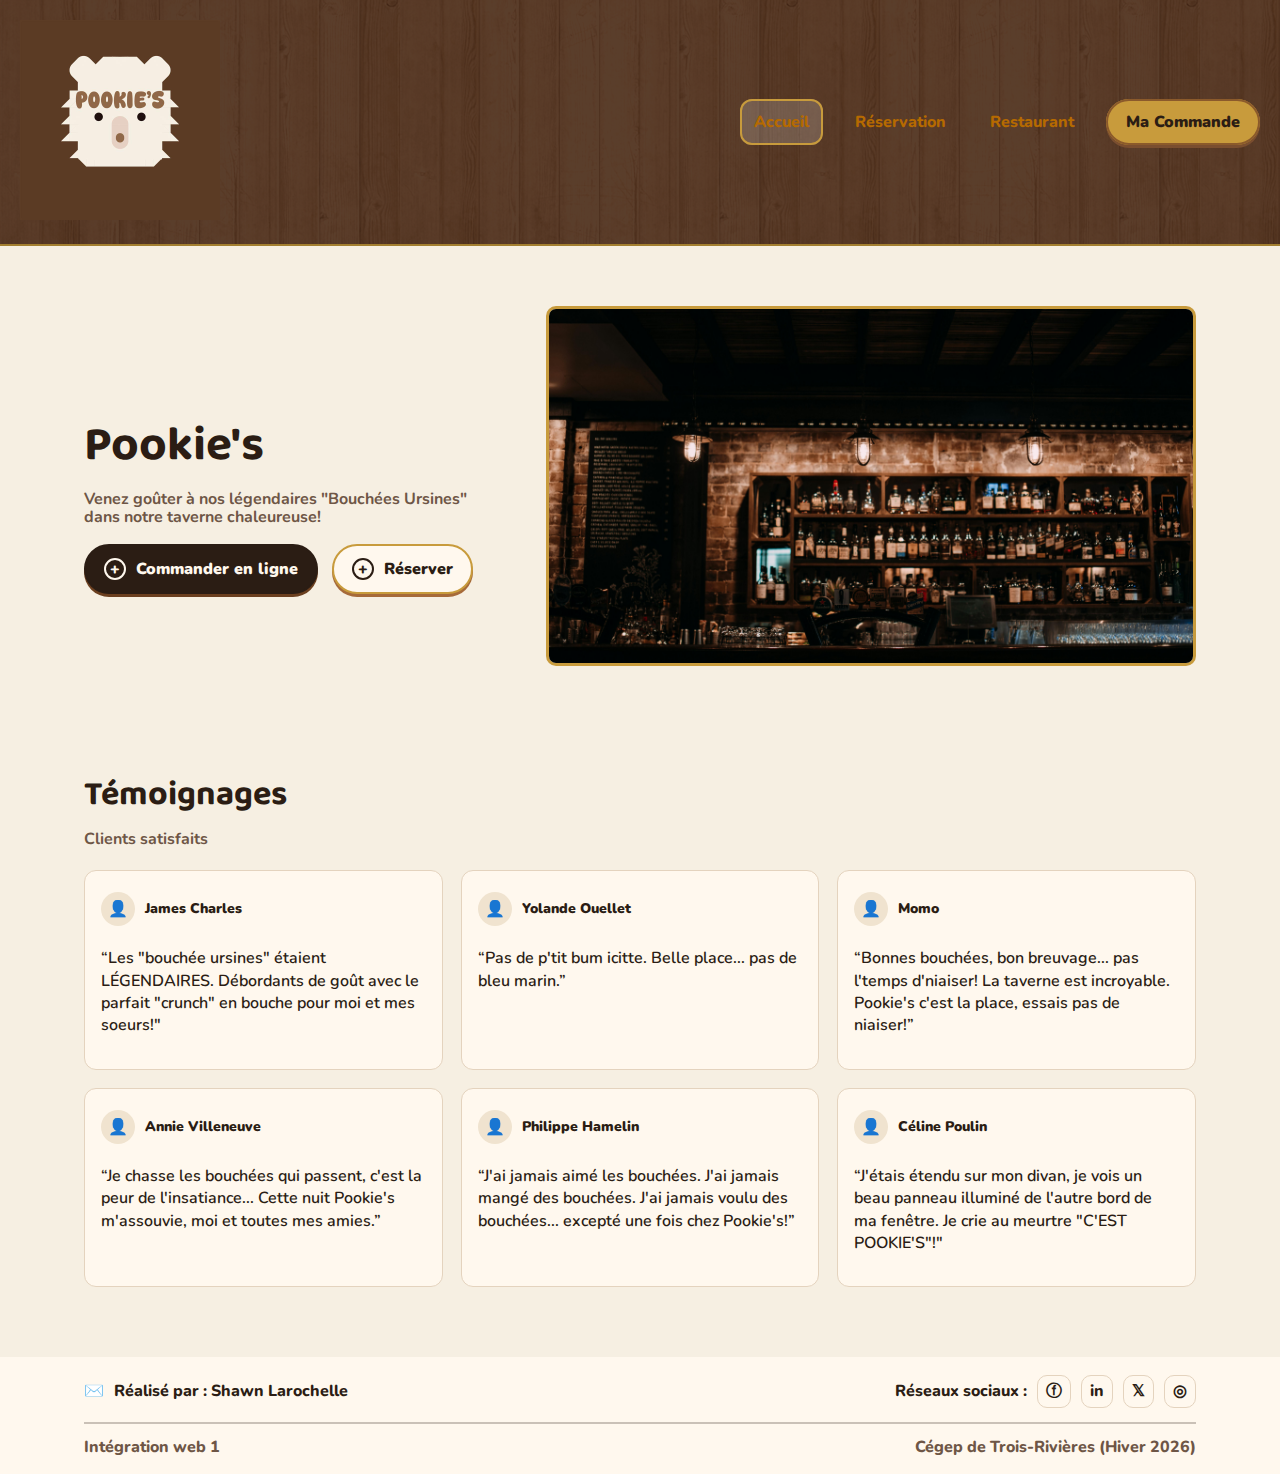
<file: index.html>
<!doctype html>
<html lang="fr">
  <head>
    <meta charset="utf-8" />
    <meta name="viewport" content="width=device-width, initial-scale=1.0" />
    <title>TP3: LAROCHELLE Shawn</title>
    <link rel="stylesheet" href="css/normalize.css" />
    <link rel="stylesheet" href="css/style.css" />
    <link rel="preconnect" href="https://fonts.googleapis.com" />
    <link rel="preconnect" href="https://fonts.gstatic.com" crossorigin />
    <link
      href="https://fonts.googleapis.com/css2?family=Baloo+2:wght@400..800&family=Nunito:ital,wght@0,200..1000;1,200..1000&display=swap"
      rel="stylesheet"
    />
  </head>

  <body>
    <header>
      <div class="logo">
        <img src="images/POOKIE'S 2.jpg" alt="Logo Pookie's" class="logo-img" />
      </div>

      <nav>
        <ul>
          <li><a href="index.html" class="active">Accueil</a></li>
          <li><a href="P1-Réservation.html">Réservation</a></li>
          <li><a href="P2-Restaurant.html">Restaurant</a></li>
          <li>
            <a href="P3-Ma Commande.html" class="nav-commande">Ma Commande</a>
          </li>
        </ul>
      </nav>

      <button class="mobile-menu-btn" type="button">
        <img src="images/menu.png" alt="menu" class="menu-icon" />
      </button>
    </header>

    <main>
      <div class="container">
        <section class="accueil-haut">
          <div class="accueil-left">
            <h2 class="accueil-title">Pookie's</h2>
            <p class="accueil-desc">
              Venez goûter à nos légendaires "Bouchées Ursines" dans notre
              taverne chaleureuse!
            </p>

            <div class="accueil-btns">
              <a class="btn btn-primary" href="P3-Ma Commande.html">
                <span class="btn-plus">+</span> Commander en ligne</a
              >
              <a class="btn btn-secondary" href="P1-Réservation.html"
                ><span class="btn-plus">+</span> Réserver</a
              >
            </div>
          </div>

          <div class="accueil-right">
            <div class="accueil-image">
              <img src="images/pexels-rachel-claire-6761501.jpg" />
            </div>
          </div>
        </section>

        <section class="testimonials">
          <h2 class="section-title">Témoignages</h2>
          <p class="section-subtitle">Clients satisfaits</p>

          <div class="testimonials-grid">
            <!-- Card 1 -->
            <article class="testimonial-card">
              <div class="testimonial-head">
                <div class="avatar">👤</div>
                <h3 class="testimonial-name">James Charles</h3>
              </div>
              <p class="testimonial-text">
                “Les "bouchée ursines" étaient LÉGENDAIRES. Débordants de goût
                avec le parfait "crunch" en bouche pour moi et mes soeurs!"
              </p>
            </article>

            <article class="testimonial-card">
              <div class="testimonial-head">
                <div class="avatar">👤</div>
                <h3 class="testimonial-name">Yolande Ouellet</h3>
              </div>
              <p class="testimonial-text">
                “Pas de p'tit bum icitte. Belle place... pas de bleu marin.”
              </p>
            </article>

            <article class="testimonial-card">
              <div class="testimonial-head">
                <div class="avatar">👤</div>
                <h3 class="testimonial-name">Momo</h3>
              </div>
              <p class="testimonial-text">
                “Bonnes bouchées, bon breuvage... pas l'temps d'niaiser! La
                taverne est incroyable. Pookie's c'est la place, essais pas de
                niaiser!”
              </p>
            </article>

            <article class="testimonial-card">
              <div class="testimonial-head">
                <div class="avatar">👤</div>
                <h3 class="testimonial-name">Annie Villeneuve</h3>
              </div>
              <p class="testimonial-text">
                “Je chasse les bouchées qui passent, c'est la peur de
                l'insatiance... Cette nuit Pookie's m'assouvie, moi et toutes
                mes amies.”
              </p>
            </article>

            <article class="testimonial-card">
              <div class="testimonial-head">
                <div class="avatar">👤</div>
                <h3 class="testimonial-name">Philippe Hamelin</h3>
              </div>
              <p class="testimonial-text">
                “J'ai jamais aimé les bouchées. J'ai jamais mangé des bouchées.
                J'ai jamais voulu des bouchées... excepté une fois chez
                Pookie's!”
              </p>
            </article>

            <article class="testimonial-card">
              <div class="testimonial-head">
                <div class="avatar">👤</div>
                <h3 class="testimonial-name">Céline Poulin</h3>
              </div>
              <p class="testimonial-text">
                “J'étais étendu sur mon divan, je vois un beau panneau illuminé
                de l'autre bord de ma fenêtre. Je crie au meurtre "C'EST
                POOKIE'S"!"
              </p>
            </article>
          </div>
        </section>
      </div>
    </main>

    <footer class="main-footer">
      <div class="container footer-inner">
        <div class="footer-top">
          <div class="footer-madeby">
            <span class="footer-mail">✉️</span>
            <span>Réalisé par : Shawn Larochelle</span>
          </div>

          <div class="footer-social">
            <span>Réseaux sociaux :</span>
            <a href="#" alt="Facebook">ⓕ</a>
            <a href="#" alt="LinkedIn">in</a>
            <a href="#" alt="Twitter">𝕏</a>
            <a href="#" alt="Instagram">◎</a>
          </div>
        </div>

        <div class="footer-divider"></div>

        <div class="footer-bottom">
          <div>Intégration web 1</div>
          <div>Cégep de Trois-Rivières (Hiver 2026)</div>
        </div>
      </div>
    </footer>
  </body>
</html>
</file>
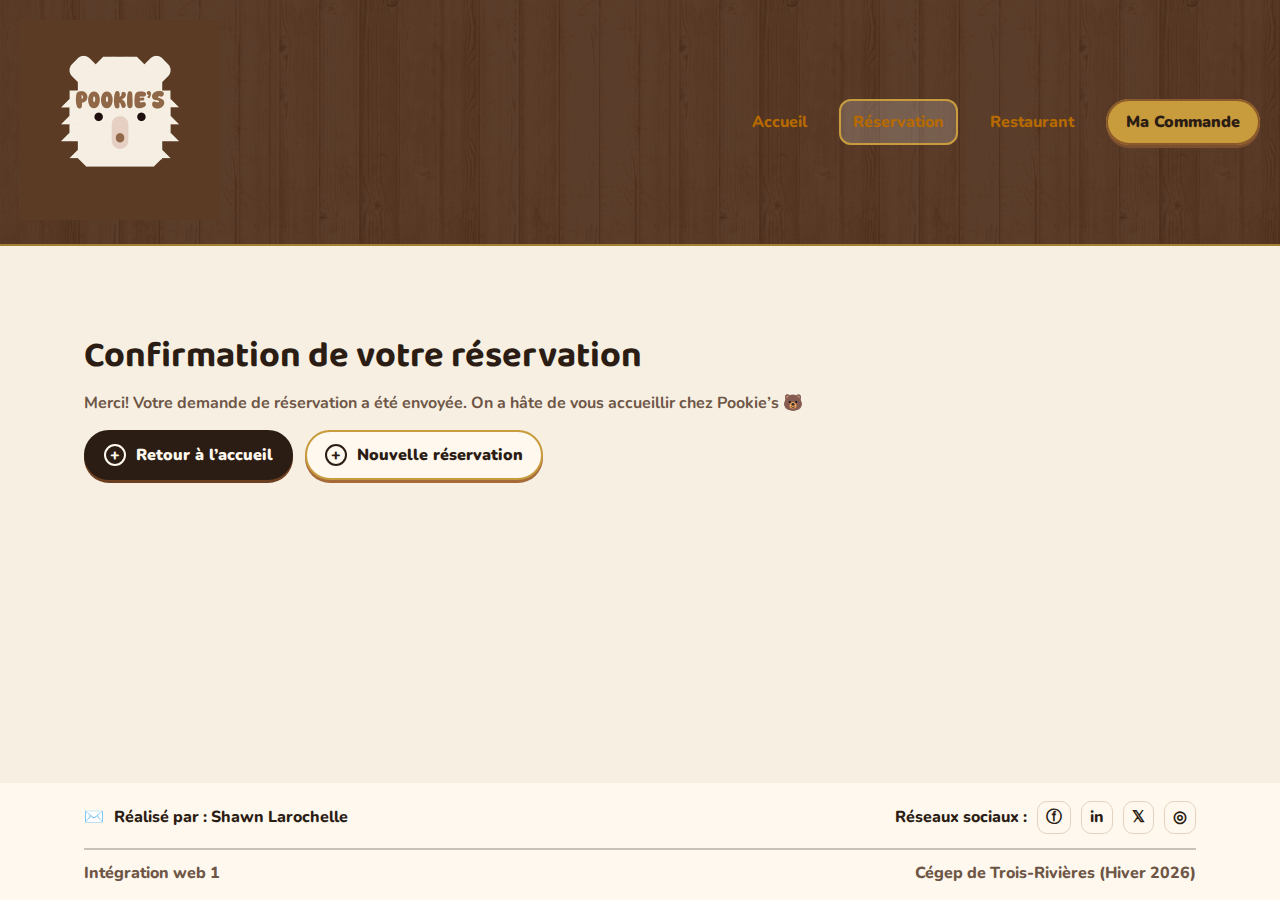
<file: P1.5-Confirmation.html>
<!doctype html>
<html lang="fr">
  <head>
    <meta charset="utf-8" />
    <meta name="viewport" content="width=device-width, initial-scale=1.0" />
    <title>TP3: LAROCHELLE Shawn</title>
    <link rel="stylesheet" href="css/normalize.css" />
    <link rel="stylesheet" href="css/style.css" />
    <link rel="preconnect" href="https://fonts.googleapis.com" />
    <link rel="preconnect" href="https://fonts.gstatic.com" crossorigin />
    <link
      href="https://fonts.googleapis.com/css2?family=Baloo+2:wght@400..800&family=Nunito:ital,wght@0,200..1000;1,200..1000&display=swap"
      rel="stylesheet"
    />
  </head>

  <body>
    <header>
      <div class="logo">
        <img src="images/POOKIE'S 2.jpg" alt="Logo Pookie's" class="logo-img" />
      </div>

      <nav>
        <ul>
          <li><a href="index.html">Accueil</a></li>
          <li><a href="P1-Réservation.html" class="active">Réservation</a></li>
          <li><a href="P2-Restaurant.html">Restaurant</a></li>
          <li>
            <a href="P3-Ma Commande.html" class="nav-commande">Ma Commande</a>
          </li>
        </ul>
      </nav>

      <button class="mobile-menu-btn" type="button">
        <img src="images/menu.png" alt="menu" class="menu-icon" />
      </button>
    </header>

    <main>
      <div class="container">
        <section class="confirmation">
          <h2 class="confirmation-title">Confirmation de votre réservation</h2>
          <p class="confirmation-text">
            Merci! Votre demande de réservation a été envoyée. On a hâte de vous
            accueillir chez Pookie’s 🐻
          </p>

          <div class="confirmation-actions">
            <a class="btn btn-primary" href="index.html"
              ><span class="btn-plus">+</span> Retour à l’accueil</a
            >
            <a class="btn btn-secondary" href="P1-Réservation.html"
              ><span class="btn-plus">+</span> Nouvelle réservation</a
            >
          </div>
        </section>
      </div>
    </main>

    <footer class="main-footer">
      <div class="container footer-inner">
        <div class="footer-top">
          <div class="footer-madeby">
            <span class="footer-mail">✉️</span>
            <span>Réalisé par : Shawn Larochelle</span>
          </div>

          <div class="footer-social">
            <span>Réseaux sociaux :</span>
            <a href="#" alt="Facebook">ⓕ</a>
            <a href="#" alt="LinkedIn">in</a>
            <a href="#" alt="Twitter">𝕏</a>
            <a href="#" alt="Instagram">◎</a>
          </div>
        </div>

        <div class="footer-divider"></div>

        <div class="footer-bottom">
          <div>Intégration web 1</div>
          <div>Cégep de Trois-Rivières (Hiver 2026)</div>
        </div>
      </div>
    </footer>
  </body>
</html>
</file>
<file: css/style.css>
*{ box-sizing: border-box;}


/* Typographies / Couleurs (exemples : titres, paragraphes, liens, etc.)
========================================================================== */

body {
	background: #F6EFE2;            /* warm beige */
  	color: #2B1D14;                 /* espresso */
  	font-family: "Nunito", Arial, sans-serif;
}

nav a {
	text-decoration: none;
	color: #b66a00;
	padding: 10px 12px;
	border-radius: 12px;
  	font-weight: 800;
}

nav a:hover {
	background: #f0E3CF;
}

nav a.active {
  background: rgba(255,255,255,0.18);
  border: 2px solid #C89B3C;
}

.nav-commande {
  	background: #C89B3C;                 /* honey gold */
  	color: #2B1D14;                      /* espresso */
  	border: 2px solid #8B5A2B;           /* warm brown border */
  	padding: 10px 18px;
  	border-radius: 999px;                /* pill */
  	font-weight: 900;
  	box-shadow: 0 3px 0 #7a4e2f;
	transition: all 0.2s ease;
}

.nav-commande:hover {
	transform: translateY(2px);
  	box-shadow: 0 1px 0 #6B3F1F;
  	background: #D8B35A;    
}

.baloo-2-TITRES {
  font-family: "Baloo 2", sans-serif;
  font-optical-sizing: auto;
  font-weight: 600;
  font-style: normal;
}


.nunito-CORPS {
  font-family: "Nunito", sans-serif;
  font-optical-sizing: auto;
  font-weight: 400;
  font-style: normal;
}

/* Mise en page (positionnement)
========================================================================== */

html, body{
  height: 100%;
}

body{
  min-height: 100vh;
  display: flex;
  flex-direction: column;
}

main{
  flex: 1;
}

.container {
	width: 90%;
	max-width: 1200px;
	margin: 0 auto;
	padding: 0 20px;
}

/*==========INDEX (ACCUEIL)============*/

.accueil-haut {
    display: flex;
    justify-content: space-between;
    align-items: center;
    gap: 40px;
    padding: 60px 0;
}

.accueil-left{
    flex: 1;
    max-width: 400px;
}

.accueil-right{
    flex: 1.4;
    display: flex;
    justify-content: flex-end;
}

.accueil-title{
    font-family: "Baloo 2", system-ui, sans-serif;
    font-size: 48px;
    margin-bottom: 10px;
}

.accueil-desc{
    color: #6E5646;
    font-weight: 700;
    margin-bottom: 18px;
}

.accueil-image{
    width: 100%;
    max-width: 650px;
    height: 360px;
    border: 3px solid #C89B3C;
    border-radius: 10px;
}

.accueil-image img{
    width: 100%;
    height: 100%;
    object-fit: cover;
    border-radius: 7px;
}

.accueil-btns{
    display: flex;
    gap: 14px;
    flex-wrap: wrap;
}

.btn{
    display: inline-flex;
    align-items: center;
    gap: 10px;
    text-decoration: none;
    font-weight: 900;
    border-radius: 999px;
    padding: 12px 18px;
    border: 2px solid #2B1D14;
    transition: transform 0.15s ease, box-shadow 0.15s ease, background 0.15s ease;
}

.btn-plus{
    font-weight: 900;
    display: inline-flex;
    align-items: center;
    justify-content: center;
    width: 22px;
    height: 22px;
    border-radius: 50%;
    border: 2px solid;
    font-weight: 900;
    line-height: 1;
}

.btn-primary{
    background: #2B1D14;
    color: #FFF8EE;
    box-shadow: 0 3px 0 #6B3F1F;
}

.btn-primary:hover{
    transform: translateY(2px);
    box-shadow: 0 1px 0 #6B3F1F;
}

.btn-secondary{
    background: #FFF8EE;
    color: #2B1D14;
    border-color: #C89B3C;
    box-shadow: 0 3px 0 #A66A3A;
}

.btn-secondary:hover{
    transform: translateY(2px);
    box-shadow: 0 1px 0 #A66A3A;
    background: #F0E3CF;
}

.testimonials{
    padding: 20px 0 70px;
}

.section-title{
    font-family: "Baloo 2", system-ui, sans-serif;
    font-size: 34px;
    margin-bottom: 6px;
}

.section-subtitle{
    color: #6E5646;
    font-weight: 700;
    margin-bottom: 22px;
    font-family: "Nunito", sans-serif;
}

.testimonials-grid{
    display: flex;
    flex-wrap: wrap;
    gap: 18px;
}

.testimonial-card{
    flex: 1 1 calc(33.333% - 12px);
    background: #FFF8EE;
    border: 1px solid #E4D3BE;
    border-radius: 12px;
    padding: 16px;
}

.testimonial-head{
    display: flex;
    align-items: center;
    gap: 10px;
    margin-bottom: 10px;
}

.avatar{
    width: 34px;
    height: 34px;
    display: flex;
    align-items: center;
    justify-content: center;
    border-radius: 50%;
    background: #F0E3CF;
}

.testimonial-name{
    font-size: 14px;
    font-weight: 900;
}

.testimonial-text{
    color: #2B1D14;
    font-weight: 600;
    line-height: 1.4;
    font-family:"Nunito", sans-serif;
}

/* ===== P1-Réservation ===== */
.reservation{
  padding: 50px 0 70px;
}

.reservation-title{
  font-family: "Baloo 2", system-ui, sans-serif;
  font-size: 36px;
  margin-bottom: 6px;
}

.reservation-desc{
  color: #6E5646;
  font-weight: 700;
  margin-bottom: 18px;
}

.reservation-form{
  background: #FFF8EE;
  border: 1px solid #E4D3BE;
  border-radius: 12px;
  padding: 18px;
  display: flex;
  flex-direction: column;
  gap: 16px;
}

.form-group{
  border: 1px solid #E4D3BE;
  border-radius: 12px;
  padding: 14px;
}

.form-group legend{
  padding: 0 8px;
  font-weight: 900;
  color: #2B1D14;
}

.form-grid{
  display: flex;
  flex-wrap: wrap;
  gap: 14px;
  margin-top: 10px;
}

.form-row{
  display: flex;
  flex-direction: column;
  gap: 6px;
  flex: 1 1 240px;
}

.form-row label,
.label-like{
  font-weight: 900;
  color: #2B1D14;
}

.form-row input,
.form-row select,
.form-row textarea{
  font-family: "Nunito", Arial, sans-serif;
  padding: 10px 12px;
  border-radius: 10px;
  border: 2px solid #E4D3BE;
  background: #FFFFFF;
  color: #2B1D14;
}

.form-row input:focus,
.form-row select:focus,
.form-row textarea:focus{
  outline: none;
  border-color: #C89B3C;
}

.form-commentaire{
  margin-top: 10px;
}

.radio-row{
  display: flex;
  gap: 16px;
  flex-wrap: wrap;
  padding: 10px 0 0;
}

.radio-row label{
  display: flex;
  align-items: center;
  gap: 8px;
  font-weight: 800;
}

.checkbox-row{
  flex-direction: row;
  align-items: center;
  gap: 10px;
  margin-top: 12px;
}

.checkbox-row label{
  font-weight: 800;
}

.form-actions{
  display: flex;
  gap: 12px;
  flex-wrap: wrap;
  margin-top: 6px;
}

/* ===== P1.5-Confirmation ===== */
.confirmation{
  padding: 60px 0 80px;
}

.confirmation-title{
  font-family: "Baloo 2", system-ui, sans-serif;
  font-size: 36px;
  margin-bottom: 10px;
}

.confirmation-text{
  color: #6E5646;
  font-weight: 700;
  margin-bottom: 18px;
}

.confirmation-actions{
  display: flex;
  gap: 12px;
  flex-wrap: wrap;
}

/*===========P2-Restaurant===========*/

/* ===== Restaurant page ===== */
.restaurant-page{
  padding: 45px 0 70px;
}

.restaurant-title{
  font-family: "Baloo 2", system-ui, sans-serif;
  font-size: 42px;
  margin-bottom: 22px;
}

/* Mosaic grid */
.mosaic{
  display: grid;
  gap: 18px;
  margin-bottom: 50px;
}

/* tile base */
.tile{
  margin: 0;
  border: 3px solid #2B1D14;
  border-radius: 10px;
  overflow: hidden;
  background: #EEE;
}

.tile img{
  width: 100%;
  height: 100%;
  display: block;
  object-fit: cover;
}

.contact-map{
  display: flex;
  gap: 30px;
  align-items: flex-start;
  justify-content: space-between;
  margin-top: 30px;
}

.contact-info{
  flex: 0 0 280px;
}

.map-box{
  flex: 1;
  border-radius: 10px;
  overflow: hidden;
  border: 3px solid #2B1D14;
}

.map-box iframe{
  width: 100%;
  height: 100%;
  min-height: 360px;
  border: 0;
  display: block;
}

/* Header / Navigations / Footer 
========================================================================== */

header {
    display: flex;
    justify-content: space-between;
    align-items: center;
    padding: 20px;
	background-image: url(/images/tileable-wood-colored.png);
	background-color: #5A3E2B;
	background-blend-mode: multiply;
  	border-bottom: 2px solid #a37f30;
}

nav ul {
    display: flex;
    gap: 20px;
	list-style: none;
}

.mobile-menu-btn{
  	display: none;
  	background: rgba(255, 248, 238, 0.12);
  	border: 2px solid #E4D3BE;
  	border-radius: 12px;
  	padding: 10px 12px;
  	cursor: pointer;
	  background-color:#6B3F1F;
}

.menu-icon {
	  width: 26px;
  	height: 26px;
  	display: block;
	  filter: invert(1);
}

.main-footer{
	  display: flex;
	  justify-content: space-between;
	  align-items: center;
	  padding: 18px 0;
	  background: #FFF8EE;
	  font-family: "Nunito", Arial, sans-serif;
	  font-weight: 700;
	  color: #2B1D14;
}


.footer-inner{
    display: flex;
    flex-direction: column;
    gap: 14px;
}

.footer-top{
    display: flex;
    justify-content: space-between;
    align-items: center;
    gap: 20px;
    flex-wrap: wrap;
}

.footer-madeby{
    display: flex;
    align-items: center;
    gap: 10px;
    font-weight: 800;
    color: #2B1D14;
}

.footer-social{
    display: flex;
    align-items: center;
    gap: 10px;
    font-weight: 800;
    color: #2B1D14;
}

.footer-social a{
    text-decoration: none;
    color: #2B1D14;
    padding: 6px 8px;
    border-radius: 10px;
    border: 1px solid #E4D3BE;
}

.footer-social a:hover{
    background: #F0E3CF;
}

.footer-divider{
    height: 2px;
    background: #2B1D14;
    opacity: 0.25;
}

.footer-bottom{
    display: flex;
    justify-content: space-between;
    align-items: center;
    font-weight: 800;
    color: #6E5646;
    flex-wrap: wrap;
    gap: 10px;
}

/* Composantes générales (exemples : section, cartes, tableaux, etc.)
========================================================================== */



/* Formulaires
========================================================================== */



/* Règles spécifiques aux pages
========================================================================== */



/*====MEDIA QUERIES=======*/

@media (max-width: 1200px){
  .accueil-title{ 
    font-size: 42px; 
  }

  .acceuil-image{ 
    height: 340px; 
  }

  .mosaic{
    grid-template-columns: repeat(3, 1fr);
    grid-template-rows: 180px 220px 220px;
    grid-template-areas:
      "a b d"
      "c c d"
      "e f d";
  }

  .tile-a{ grid-area: a; }
  .tile-b{ grid-area: b; }
  .tile-c{ grid-area: c; }
  .tile-d{ grid-area: d; }
  .tile-e{ grid-area: e; }
  .tile-f{ grid-area: f; }

  .contact-map{
    gap: 30px;
  }

  .contact-info{
    flex: 0 0 280px;
  }

  .map-box{
    flex: 1;
    max-width: 520px;
  }

  .map-box iframe{
    min-height: 340px;
  }
}

@media (min-width: 1200px) {
  .logo-img {
    width: 200px;
  }

  .mobile-menu-btn {
	display: none;
  }

  .mosaic{
    grid-template-columns: repeat(4, 1fr);
    grid-template-rows: 170px 260px 170px;
    grid-template-areas:
      "a b d d"
      "c c d d"
      "c c e f";
  }

  .tile-a{ grid-area: a; }
  .tile-b{ grid-area: b; }
  .tile-c{ grid-area: c; }
  .tile-d{ grid-area: d; }
  .tile-e{ grid-area: e; }
  .tile-f{ grid-area: f; }

.contact-map{
    gap: 60px;
    align-items: center;
  }

  .contact-info{
    flex: 0 0 320px;
  }

  .map-box{
    flex: 0 0 720px;
  }

  .map-box iframe{
    min-height: 360px;
  }
}

@media (max-width: 960px){
	nav { 
		display: none;
	}
	
	.mobile-menu-btn {
		display: inline-flex;
		justify-content: center;
		align-items: center;
	}

	.main-footer {
    	padding: 14px 20px;
    	font-size: 14px;
  }

  .accueil-haut{
    flex-direction: column;
    align-items: flex-start;
  }

  .accueil-left{
    flex: initial;
    width: 100%;
  }

  .accueil-right{
    width: 100%;
    justify-content: flex-start;
  }

  .accueil-image{
    max-width: 100%;
    width: 100%;
    height: 320px; /* adjust if you want */
  }

  .testimonial-card{
    flex: 1 1 calc(50% - 9px); /*J'ai lu beaucoup sur les meilleures pratiques en terme de placement de grids et lu sur la fonction calc. J'ai donc utilisé la notion que je suis aller chercher pour créer la règle de responsiveness que je trouvais intéressante*/
  }

  .restaurant-title{
    font-size: 36px;
  }

  .mosaic{
    grid-template-columns: 1fr 1fr;
    grid-template-rows: 180px 180px 260px 180px;
    grid-template-areas:
      "d d"
      "a b"
      "c c"
      "e f";
  }

  .contact-map{
    flex-direction: column;
  }

  .contact-info{
    flex: initial;
    width: 100%;
  }

  .map-box{
    width: 100%;
    max-width: 100%;
  }

  .map-box iframe{
    min-height: 280px;
  }

  .contact-map{
    flex-direction: column;
    gap: 20px;
  }

  .contact-info{
    width: 100%;
  }

  .map-box{
    width: 100%;
    max-width: 100%;
  }

  .map-box iframe{
    min-height: 280px;
  }
}


@media (max-width: 570px){
  .map-box iframe{
    min-height: 240px;
  }

  .restaurant-title{
    font-size: 32px;
  }

  .mosaic{
    grid-template-columns: 1fr;
    grid-template-rows: 200px 160px 160px 220px 160px 160px;
    grid-template-areas:
      "d"
      "a"
      "b"
      "c"
      "e"
      "f";
  }
}
</file>
